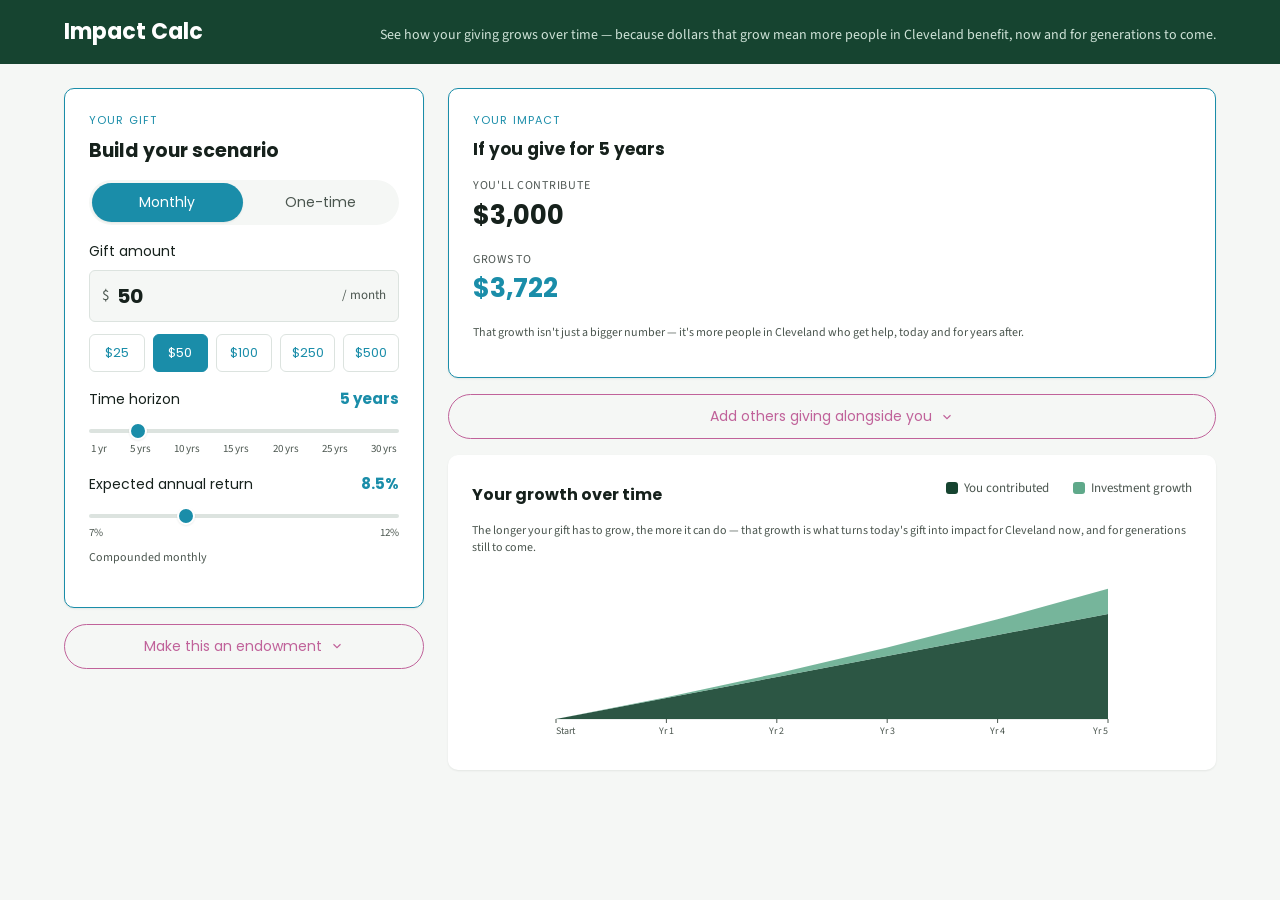
<file: tools/impact-calculator.html>
<!DOCTYPE html>
<html lang="en">
<head>
<meta charset="UTF-8">
<meta name="viewport" content="width=device-width, initial-scale=1.0">
<title>Impact Calc — The Cleveland Foundation</title>

<link rel="preconnect" href="https://fonts.googleapis.com">
<link rel="preconnect" href="https://fonts.gstatic.com" crossorigin>
<link href="https://fonts.googleapis.com/css2?family=Source+Sans+3:ital,wght@0,400;0,600;0,700;1,400&family=Poppins:wght@400;600;700&display=swap" rel="stylesheet">

<link rel="stylesheet" href="../assets/tools/calc/calc.css">
<link rel="icon" href="../assets/img/favicon.svg">
</head>
<body>

<header class="app-bar">
  <div class="wrap">
    <h1>Impact Calc</h1>
    <p>See how your giving grows over time — because dollars that grow mean more people in Cleveland benefit, now and for generations to come.</p>
  </div>
</header>

<main class="calc-wrap">
  <div class="wrap">
    <div class="calc-grid">

      <!-- INPUT PANEL (left column) -->
      <div class="left-col">
        <section class="panel panel-blue">
          <p class="eyebrow">Your gift</p>
          <h2 class="panel-title">Build your scenario</h2>

          <div class="field">
            <div class="toggle" role="group" aria-label="Gift frequency">
              <button type="button" id="btnMonthly" class="active">Monthly</button>
              <button type="button" id="btnOnetime">One-time</button>
            </div>
          </div>

          <div class="field">
            <div class="field-label"><span>Gift amount</span></div>
            <div class="amount-input">
              <span class="prefix">$</span>
              <input type="number" id="giftAmount" value="50" min="1" step="1">
              <span class="suffix" id="amountSuffix">/ month</span>
            </div>
            <div class="preset-row">
              <button type="button" class="preset-btn active" data-amount="25">$25</button>
              <button type="button" class="preset-btn" data-amount="50">$50</button>
              <button type="button" class="preset-btn" data-amount="100">$100</button>
              <button type="button" class="preset-btn" data-amount="250">$250</button>
              <button type="button" class="preset-btn" data-amount="500">$500</button>
            </div>
          </div>

          <div class="field">
            <div class="field-label"><span>Time horizon</span><span class="value text-blue" id="yearsValue">5 years</span></div>
            <input type="range" id="years" min="1" max="30" step="1" value="5">
            <div class="range-ticks" id="yearTicks"></div>
          </div>

          <div class="field">
            <div class="field-label"><span>Expected annual return</span><span class="value text-blue" id="returnValue">8.5%</span></div>
            <input type="range" id="returnRate" min="7" max="12" step="0.5" value="8.5">
            <div class="range-endpoints"><span>7%</span><span>12%</span></div>
            <p class="field-caption">Compounded monthly</p>
          </div>

          <div class="field hidden" id="collectiveField">
            <div class="field-label"><span class="text-aqua">Giving alongside others?</span></div>
            <div class="peers-input">
              <input type="number" id="peers" value="80" min="1" step="1">
              <span class="suffix" style="color:var(--ink-soft); font-size:13px;">people, including you</span>
            </div>
            <p class="field-caption">See how much more this grows into when others join you.</p>
          </div>
        </section>

        <button type="button" class="perpetuity-cta" id="perpetuityToggle" aria-expanded="false" aria-controls="perpetuitySection">
          <span>Make this an endowment</span>
          <svg width="14" height="14" viewBox="0 0 24 24" fill="none" stroke="currentColor" stroke-width="2"><polyline points="6 9 12 15 18 9"/></svg>
        </button>
      </div>

      <!-- RESULTS (right column) -->
      <section class="results-col">
        <div class="result-cards solo">
          <div class="result-card light" id="individualCard">
            <p class="eyebrow">Your impact</p>
            <h3 id="individualTitle">If you give for 5 years</h3>
            <div class="stat-row">
              <p class="stat-label">You'll contribute</p>
              <p class="stat-value" id="individualContributed">$3,000</p>
            </div>
            <div class="stat-row">
              <p class="stat-label">Grows to</p>
              <p class="stat-value grow" id="individualFV">$3,722</p>
            </div>
            <p class="field-caption">That growth isn't just a bigger number — it's more people in Cleveland who get help, today and for years after.</p>
          </div>

          <div class="result-card dark hidden" id="collectiveCard">
            <p class="eyebrow on-dark">Collective impact</p>
            <h3 id="collectiveTitle">With 80 people giving like you</h3>
            <div class="stat-row">
              <p class="stat-label">Contributed together</p>
              <p class="stat-value" id="collectiveContributed">$240,000</p>
            </div>
            <div class="stat-row">
              <p class="stat-label">Grows to</p>
              <p class="stat-value grow" id="collectiveFV">$297,770</p>
            </div>
          </div>
        </div>

        <button type="button" class="perpetuity-cta" id="collectiveToggle" aria-expanded="false" aria-controls="collectiveField">
          <span>Add others giving alongside you</span>
          <svg width="14" height="14" viewBox="0 0 24 24" fill="none" stroke="currentColor" stroke-width="2"><polyline points="6 9 12 15 18 9"/></svg>
        </button>

        <div class="growth-chart-panel">
          <div class="growth-chart-head">
            <h3>Your growth over time</h3>
            <div class="chart-legend">
              <span class="item"><span class="swatch" style="background:var(--tcf-green-dark)"></span>You contributed</span>
              <span class="item"><span class="swatch" style="background:var(--tcf-green-light)"></span>Investment growth</span>
            </div>
          </div>
          <p class="field-caption">The longer your gift has to grow, the more it can do — that growth is what turns today's gift into impact for Cleveland now, and for generations still to come.</p>
          <div class="chart-wrap" id="growthChartWrap"></div>
        </div>
      </section>

    </div>
  </div>
</main>

<!-- HIDDEN / BELOW-THE-FOLD: perpetuity feature -->
<section class="perpetuity-section hidden" id="perpetuitySection">
  <div class="perpetuity-panel">
    <div class="perpetuity-banner">
      <div>
        <span class="forever-pill">● Forever</span>
        <h2>Fund this into perpetuity</h2>
        <p>If this gift became an endowed fund granting a share of its value to the community every year, it would keep growing and keep giving — helping more Clevelanders now, and generations of Clevelanders after. Here's how the dollars could work over 30 years.</p>
      </div>
    </div>
    <div class="perpetuity-body">
      <div class="payout-field">
        <div class="field-label"><span>Annual payout rate</span><span class="value text-pink" id="payoutValue">5.0%</span></div>
        <input type="range" id="payoutRate" min="3" max="7" step="0.5" value="5">
        <div class="range-endpoints"><span>3% (more growth)</span><span>7% (more grants)</span></div>
        <p class="field-caption">Share of the fund granted out to the community each year</p>
      </div>

      <div class="chart-legend">
        <span class="item"><span class="swatch" style="background:var(--tcf-green-dark)"></span>Fund balance, still growing</span>
        <span class="item"><span class="swatch" style="background:var(--tcf-aqua)"></span>Grants given to the community</span>
        <span class="item"><span class="swatch line"></span>Total contributed</span>
      </div>
      <div class="chart-wrap" id="chartWrap"></div>

      <div class="impact-total">
        <div class="headline">
          <p class="lbl">Total impact after 30 years</p>
          <p class="num" id="totalImpact30">$1,162,911</p>
        </div>
        <div class="breakdown" id="impactBreakdown">
          <strong id="grantsBreak" class="text-aqua">$573,792</strong> granted out to the community, plus <strong id="balanceBreak" class="text-green">$589,119</strong> still working in the fund<span id="peersBreakWrap"> — based on <span id="peersBreak">80</span> people giving</span>.
        </div>
      </div>

      <p class="disclaimer">This is a planning estimate built on the assumptions above — it isn't a guarantee, official projection, or financial advice. Actual investment returns and payout decisions will vary. To talk through setting up an endowed fund, connect with the Cleveland Foundation's gift planning team.</p>
    </div>
  </div>
</section>

<script src="../assets/tools/calc/calc.js"></script>

</body>
</html>
</file>
<file: assets/tools/calc/calc.css>
/* Paralucent is licensed and not included. To turn it on: add Paralucent-Bold/Regular .woff2 + .woff
   to assets/fonts/ and remove the comment markers around these two @font-face rules. Until then
   the fallback in --font-display (Poppins) is used, exactly as before. */
/* ============================================================
     Paralucent is a licensed commercial typeface and can't be
     pulled from a public CDN. Drop the licensed files into a
     /fonts folder next to this file and these declarations will
     pick them up automatically. Until then, Poppins renders as
     the fallback so the page still reads correctly.
     ============================================================ */
  /* @font-face {
    font-family: 'Paralucent';
    src: url('../../fonts/Paralucent-Bold.woff2') format('woff2'),
         url('../../fonts/Paralucent-Bold.woff') format('woff');
    font-weight: 700; font-style: normal; font-display: swap;
  } */
  /* @font-face {
    font-family: 'Paralucent';
    src: url('../../fonts/Paralucent-Regular.woff2') format('woff2'),
         url('../../fonts/Paralucent-Regular.woff') format('woff');
    font-weight: 400; font-style: normal; font-display: swap;
  } */

  :root {
    --tcf-green-dark:  #164430;
    --tcf-green-light: #5FA98A;
    --tcf-orange:      #EE7331;
    --tcf-aqua:        #19B9A9;
    --tcf-blue:        #1A8DA9;
    --tcf-pink:        #C0629A;

    --ink:             #16211C;
    --ink-soft:        #4B564F;
    --paper:           #FFFFFF;
    --paper-tint:      #F5F7F5;
    --line:            #DCE3DF;

    --font-display: 'Paralucent', 'Poppins', 'Segoe UI', sans-serif;
    --font-sub:     'Paralucent', 'Poppins', 'Segoe UI', sans-serif;
    --font-body:    'Source Sans 3', 'Source Sans Pro', -apple-system, sans-serif;

    --space-1: 4px; --space-2: 8px; --space-3: 12px; --space-4: 16px;
    --space-5: 24px; --space-6: 32px; --space-7: 48px; --space-8: 64px;

    --radius-sm: 6px; --radius-md: 10px; --radius-pill: 999px;
    --shadow-sm: 0 1px 2px rgba(22,33,28,0.08);
    --shadow-md: 0 6px 20px rgba(22,33,28,0.10);

    --container-max: 1200px;
  }

  * { box-sizing: border-box; }
  html { scroll-behavior: smooth; }
  body {
    margin: 0;
    font-family: var(--font-body);
    color: var(--ink);
    background: var(--paper-tint);
    line-height: 1.45;
  }
  .wrap { max-width: var(--container-max); margin: 0 auto; padding: 0 var(--space-5); }

  /* ---------- Top bar ---------- */
  .app-bar {
    background: var(--tcf-green-dark);
    color: var(--paper);
    padding: var(--space-4) 0;
  }
  .app-bar .wrap { display: flex; align-items: baseline; justify-content: space-between; gap: var(--space-4); flex-wrap: wrap; }
  .app-bar h1 {
    font-family: var(--font-display);
    font-weight: 700;
    font-size: 22px;
    margin: 0;
  }
  .app-bar p {
    margin: 0;
    font-size: 14px;
    color: #CFE3D8;
  }

  /* ---------- Layout ---------- */
  main.calc-wrap {
    padding: var(--space-5) 0;
  }
  .calc-grid {
    display: grid;
    grid-template-columns: minmax(300px, 360px) 1fr;
    gap: var(--space-5);
    align-items: start;
  }
  @media (max-width: 860px) {
    .calc-grid { grid-template-columns: 1fr; }
  }

  .panel {
    background: var(--paper);
    border-radius: var(--radius-md);
    box-shadow: var(--shadow-sm);
    padding: var(--space-5);
  }
  .panel-blue { border: 1.5px solid var(--tcf-blue); }
  .left-col { display: flex; flex-direction: column; gap: var(--space-4); }

  .growth-chart-panel {
    background: var(--paper);
    border-radius: var(--radius-md);
    box-shadow: var(--shadow-sm);
    padding: var(--space-5);
  }
  .growth-chart-head {
    display: flex; align-items: center; justify-content: space-between;
    flex-wrap: wrap; gap: var(--space-2);
    margin-bottom: var(--space-3);
  }
  .growth-chart-head h3 {
    font-family: var(--font-display);
    font-weight: 700;
    font-size: 16px;
    margin: 0;
  }

  .eyebrow {
    font-family: var(--font-sub);
    font-weight: 400;
    text-transform: uppercase;
    letter-spacing: 0.1em;
    font-size: 11px;
    color: var(--tcf-blue);
    margin: 0 0 var(--space-2);
  }
  .panel-title {
    font-family: var(--font-display);
    font-weight: 700;
    font-size: 19px;
    margin: 0 0 var(--space-4);
  }

  /* ---------- Field groups ---------- */
  .field { margin-bottom: var(--space-4); }
  .field:last-child { margin-bottom: 0; }
  .field-label {
    display: flex; justify-content: space-between; align-items: baseline;
    font-family: var(--font-sub);
    font-size: 14px;
    color: var(--ink);
    margin-bottom: var(--space-2);
  }
  .field-label .value {
    font-family: var(--font-display);
    font-weight: 700;
    font-size: 15px;
  }
  .text-blue { color: var(--tcf-blue); }
  .text-aqua { color: var(--tcf-aqua); }
  .text-pink { color: var(--tcf-pink); }
  .text-green { color: var(--tcf-green-dark); }
  .field-caption {
    font-size: 12px;
    color: var(--ink-soft);
    margin-top: var(--space-2);
  }

  /* ---------- Toggle ---------- */
  .toggle {
    display: flex;
    background: var(--paper-tint);
    border-radius: var(--radius-pill);
    padding: 3px;
    gap: 3px;
  }
  .toggle button {
    flex: 1;
    border: none;
    background: transparent;
    font-family: var(--font-sub);
    font-size: 14px;
    padding: 9px 10px;
    border-radius: var(--radius-pill);
    cursor: pointer;
    color: var(--ink-soft);
    transition: background .15s ease, color .15s ease;
  }
  .toggle button.active {
    background: var(--tcf-blue);
    color: var(--paper);
    box-shadow: var(--shadow-sm);
  }

  /* ---------- Amount input ---------- */
  .amount-input {
    display: flex; align-items: center;
    border: 1px solid var(--line);
    border-radius: var(--radius-sm);
    background: var(--paper-tint);
    padding: 0 var(--space-3);
    margin-bottom: var(--space-3);
  }
  .amount-input span.prefix { color: var(--ink-soft); font-size: 15px; }
  .amount-input input[type="number"] {
    border: none; background: transparent; font-family: var(--font-display);
    font-weight: 700; font-size: 20px; color: var(--ink);
    padding: 10px var(--space-2); width: 100%; outline: none;
  }
  .amount-input span.suffix { color: var(--ink-soft); font-size: 13px; white-space: nowrap; }

  .preset-row { display: flex; gap: var(--space-2); flex-wrap: wrap; }
  .preset-btn {
    flex: 1;
    min-width: 52px;
    border: 1px solid var(--line);
    background: var(--paper);
    color: var(--tcf-blue);
    font-family: var(--font-sub);
    font-size: 13px;
    padding: 8px 4px;
    border-radius: var(--radius-sm);
    cursor: pointer;
    transition: background .15s ease, color .15s ease, border-color .15s ease;
  }
  .preset-btn.active {
    background: var(--tcf-blue);
    border-color: var(--tcf-blue);
    color: var(--paper);
  }

  /* ---------- Sliders ---------- */
  input[type="range"] {
    -webkit-appearance: none;
    width: 100%;
    height: 4px;
    border-radius: 2px;
    background: var(--line);
    margin: var(--space-2) 0 var(--space-1);
    --thumb: var(--tcf-pink);
  }
  #years, #returnRate { --thumb: var(--tcf-blue); }
  #payoutRate { --thumb: var(--tcf-pink); }
  input[type="range"]::-webkit-slider-thumb {
    -webkit-appearance: none;
    width: 18px; height: 18px;
    border-radius: 50%;
    background: var(--thumb);
    border: 2px solid var(--paper);
    box-shadow: var(--shadow-sm);
    cursor: pointer;
  }
  input[type="range"]::-moz-range-thumb {
    width: 18px; height: 18px;
    border-radius: 50%;
    background: var(--thumb);
    border: 2px solid var(--paper);
    box-shadow: var(--shadow-sm);
    cursor: pointer;
  }
  .range-ticks {
    display: flex; justify-content: space-between;
    font-size: 11px; color: var(--ink-soft);
    padding: 0 2px;
  }
  .range-endpoints {
    display: flex; justify-content: space-between;
    font-size: 11px; color: var(--ink-soft);
  }

  /* ---------- Peers field ---------- */
  .peers-input {
    display: flex; align-items: center; gap: var(--space-2);
    border: 1.5px solid var(--tcf-aqua);
    border-radius: var(--radius-sm);
    background: var(--paper-tint);
    padding: 0 var(--space-3);
  }
  .peers-input input[type="number"] {
    border: none; background: transparent; font-family: var(--font-display);
    font-weight: 700; font-size: 18px; color: var(--ink);
    padding: 9px var(--space-2); width: 100%; outline: none;
  }

  /* ---------- Results column ---------- */
  .results-col { display: flex; flex-direction: column; gap: var(--space-4); }
  .result-cards { display: grid; grid-template-columns: 1fr 1fr; gap: var(--space-4); }
  .result-cards.solo { grid-template-columns: 1fr; }
  @media (max-width: 640px) { .result-cards { grid-template-columns: 1fr; } }
  .hidden { display: none !important; }

  .result-card {
    border-radius: var(--radius-md);
    padding: var(--space-5);
    box-shadow: var(--shadow-sm);
  }
  .result-card.light { background: var(--paper); border: 1.5px solid var(--tcf-blue); }
  .result-card.dark { background: var(--tcf-green-dark); color: var(--paper); border: 1.5px solid var(--tcf-aqua); }
  .result-card .eyebrow.on-dark { color: var(--tcf-aqua); }
  .result-card h3 {
    font-family: var(--font-display);
    font-weight: 700;
    font-size: 17px;
    margin: 0 0 var(--space-4);
  }
  .stat-row { margin-bottom: var(--space-4); }
  .stat-row:last-child { margin-bottom: 0; }
  .stat-label {
    font-size: 12px;
    text-transform: uppercase;
    letter-spacing: 0.06em;
    margin: 0 0 2px;
    opacity: 0.75;
  }
  .stat-value {
    font-family: var(--font-display);
    font-weight: 700;
    font-size: 26px;
    margin: 0;
  }
  .result-card.light .stat-value.grow { color: var(--tcf-blue); }
  .result-card.dark .stat-value.grow { color: var(--tcf-aqua); }

  .perpetuity-cta {
    display: flex; align-items: center; justify-content: center; gap: var(--space-2);
    width: 100%;
    background: transparent;
    border: 1.5px solid var(--tcf-pink);
    color: var(--tcf-pink);
    font-family: var(--font-sub);
    font-size: 14px;
    padding: 11px 20px;
    border-radius: var(--radius-pill);
    cursor: pointer;
    transition: background .15s ease, color .15s ease;
  }
  .perpetuity-cta:hover { background: var(--tcf-pink); color: var(--paper); }
  .perpetuity-cta svg { transition: transform .2s ease; }
  .perpetuity-cta[aria-expanded="true"] svg { transform: rotate(180deg); }

  /* ---------- Perpetuity section (below the fold) ---------- */
  .perpetuity-section {
    max-width: var(--container-max);
    margin: 0 auto var(--space-8);
    padding: 0 var(--space-5);
  }
  .perpetuity-section.hidden { display: none; }

  .perpetuity-panel {
    background: var(--paper);
    border-radius: var(--radius-md);
    box-shadow: var(--shadow-md);
    overflow: hidden;
    margin-top: var(--space-5);
  }
  .perpetuity-banner {
    background: var(--tcf-pink);
    color: var(--paper);
    padding: var(--space-5);
    display: flex; align-items: center; justify-content: space-between; gap: var(--space-4); flex-wrap: wrap;
  }
  .forever-pill {
    display: inline-flex; align-items: center; gap: 6px;
    background: rgba(255,255,255,0.2);
    border-radius: var(--radius-pill);
    padding: 4px 12px;
    font-family: var(--font-sub);
    font-size: 12px;
    text-transform: uppercase;
    letter-spacing: 0.08em;
  }
  .perpetuity-banner h2 {
    font-family: var(--font-display);
    font-weight: 700;
    font-size: 24px;
    margin: var(--space-2) 0 4px;
  }
  .perpetuity-banner p { margin: 0; font-size: 14px; opacity: 0.95; max-width: 520px; }

  .perpetuity-body { padding: var(--space-5); }

  .payout-field {
    max-width: 360px;
    margin-bottom: var(--space-5);
    padding: var(--space-4);
    background: var(--paper-tint);
    border-radius: var(--radius-sm);
    border-left: 3px solid var(--tcf-pink);
  }

  .chart-legend { display: flex; gap: var(--space-5); flex-wrap: wrap; margin-bottom: var(--space-3); font-size: 13px; color: var(--ink-soft); }
  .chart-legend .item { display: flex; align-items: center; gap: 6px; }
  .swatch { width: 12px; height: 12px; border-radius: 3px; display: inline-block; }
  .swatch.line { width: 16px; height: 0; border-top: 2px dashed var(--tcf-blue); border-radius: 0; }

  .chart-wrap { width: 100%; overflow: hidden; }

  .impact-total {
    display: flex; gap: var(--space-6); flex-wrap: wrap;
    margin-top: var(--space-5);
    padding-top: var(--space-5);
    border-top: 1px solid var(--line);
  }
  .impact-total .headline .num {
    font-family: var(--font-display);
    font-weight: 700;
    font-size: 34px;
    color: var(--tcf-pink);
    margin: 0;
  }
  .impact-total .headline .lbl { font-size: 13px; color: var(--ink-soft); margin: 0 0 2px; }
  .impact-total .breakdown { font-size: 14px; color: var(--ink-soft); align-self: center; max-width: 420px; }
  .impact-total .breakdown strong { color: var(--ink); }
  .impact-total .breakdown strong.text-aqua { color: var(--tcf-aqua); }
  .impact-total .breakdown strong.text-green { color: var(--tcf-green-dark); }

  .disclaimer {
    font-size: 12px; color: var(--ink-soft);
    margin-top: var(--space-5);
    padding-top: var(--space-4);
    border-top: 1px solid var(--line);
  }

  /* ---------- Mobile ---------- */
  @media (max-width: 640px) {
    .wrap { padding: 0 var(--space-4); }
    .app-bar { padding: var(--space-3) 0; }
    .app-bar h1 { font-size: 19px; }
    .app-bar p { font-size: 13px; }
    main.calc-wrap { padding: var(--space-4) 0; }
    .calc-grid { gap: var(--space-4); }
    .panel, .growth-chart-panel { padding: var(--space-4); }
    .panel-title { font-size: 17px; }
    .result-card { padding: var(--space-4); }
    .stat-value { font-size: 22px; }
    .perpetuity-cta { font-size: 13px; padding: 10px 16px; }
    .perpetuity-banner { padding: var(--space-4); }
    .perpetuity-banner h2 { font-size: 20px; }
    .perpetuity-body { padding: var(--space-4); }
    .impact-total { gap: var(--space-4); }
    .impact-total .headline .num { font-size: 28px; }
    .chart-legend { gap: var(--space-3); font-size: 12px; }
    .growth-chart-head { flex-direction: column; align-items: flex-start; }
  }
</file>
